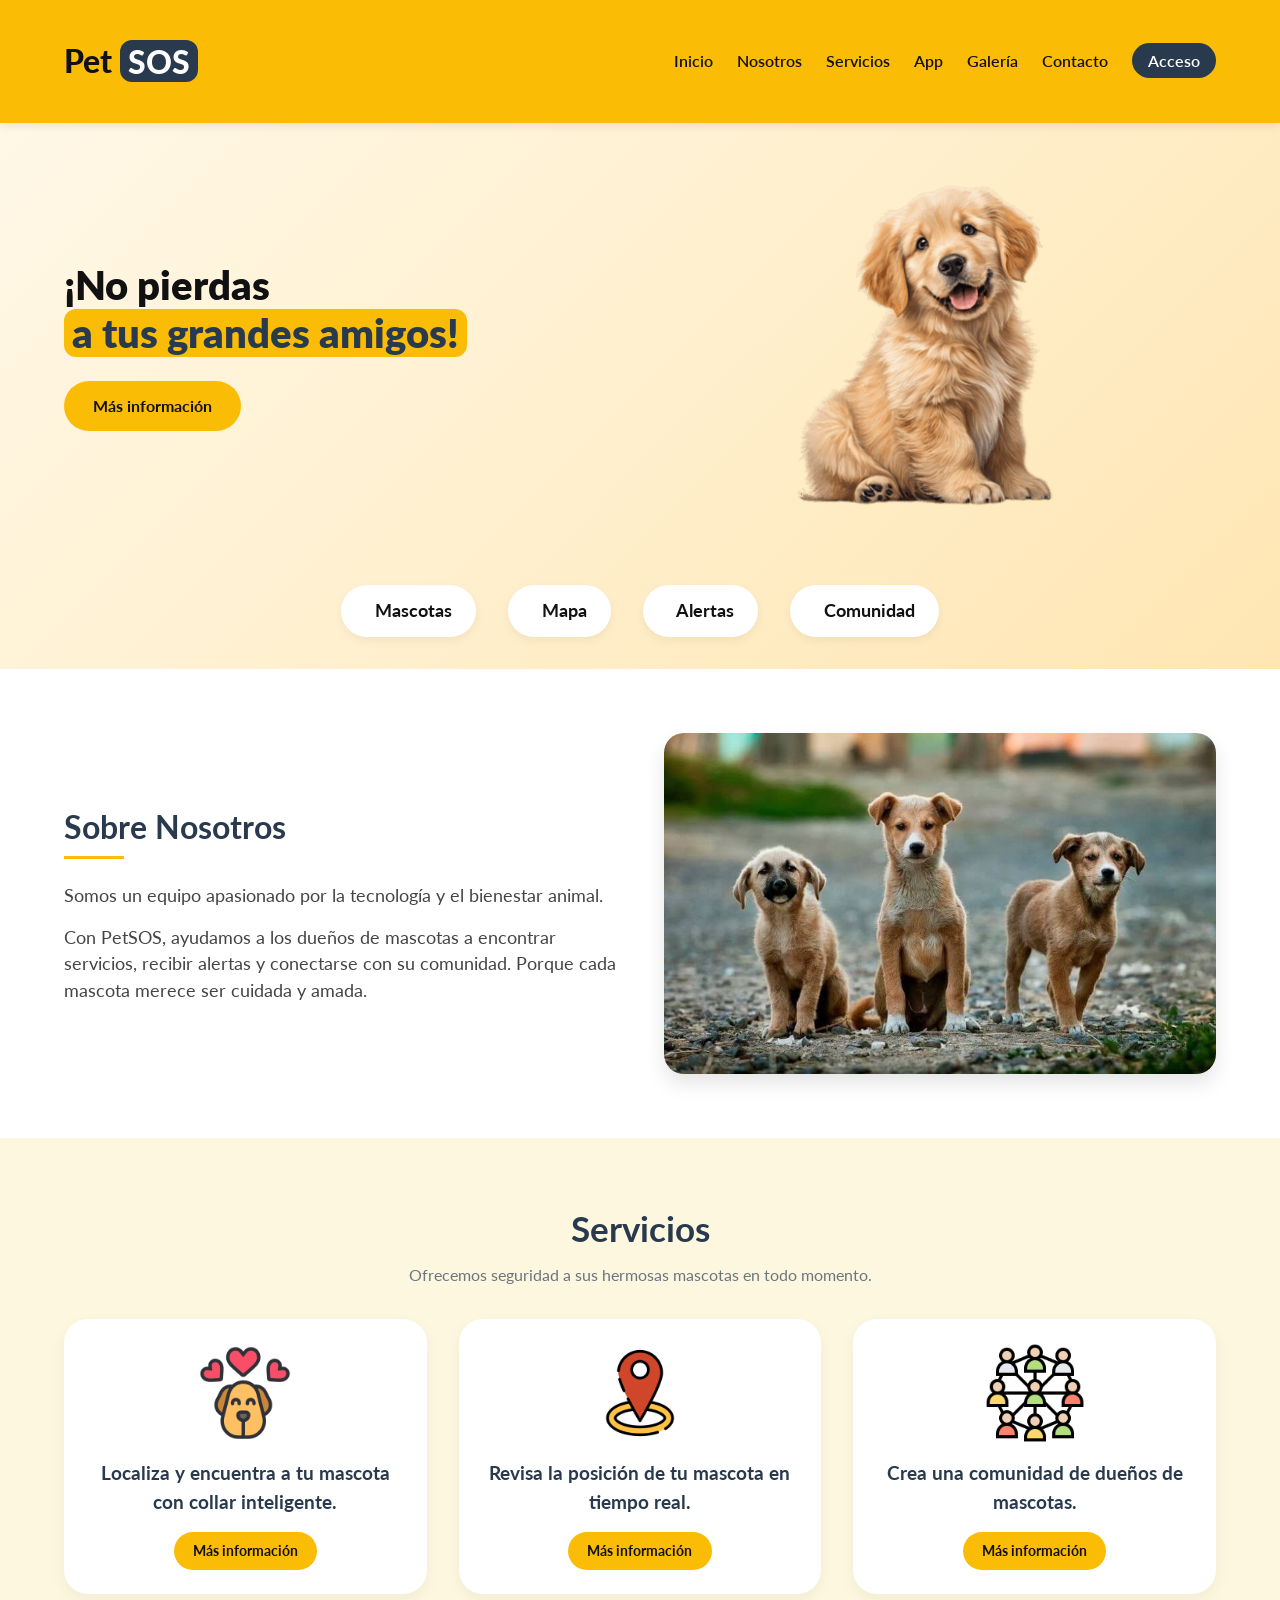
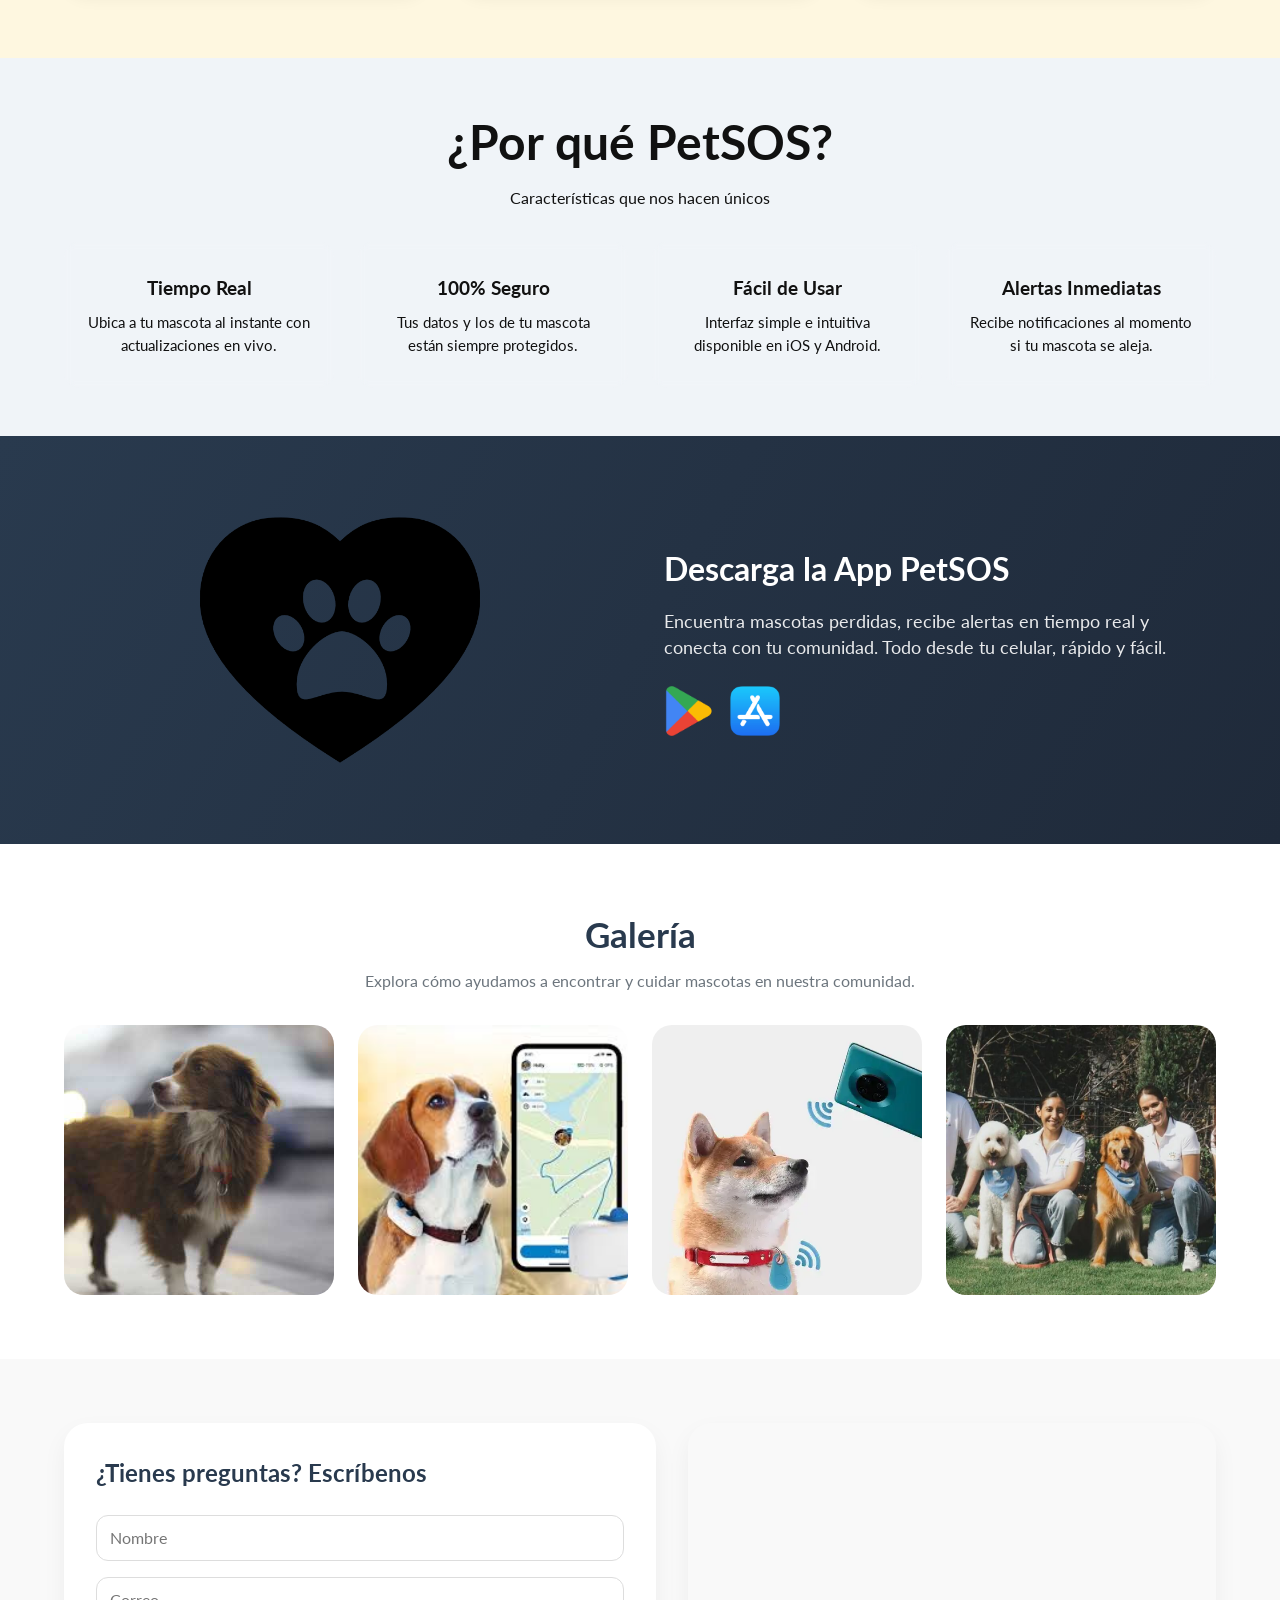
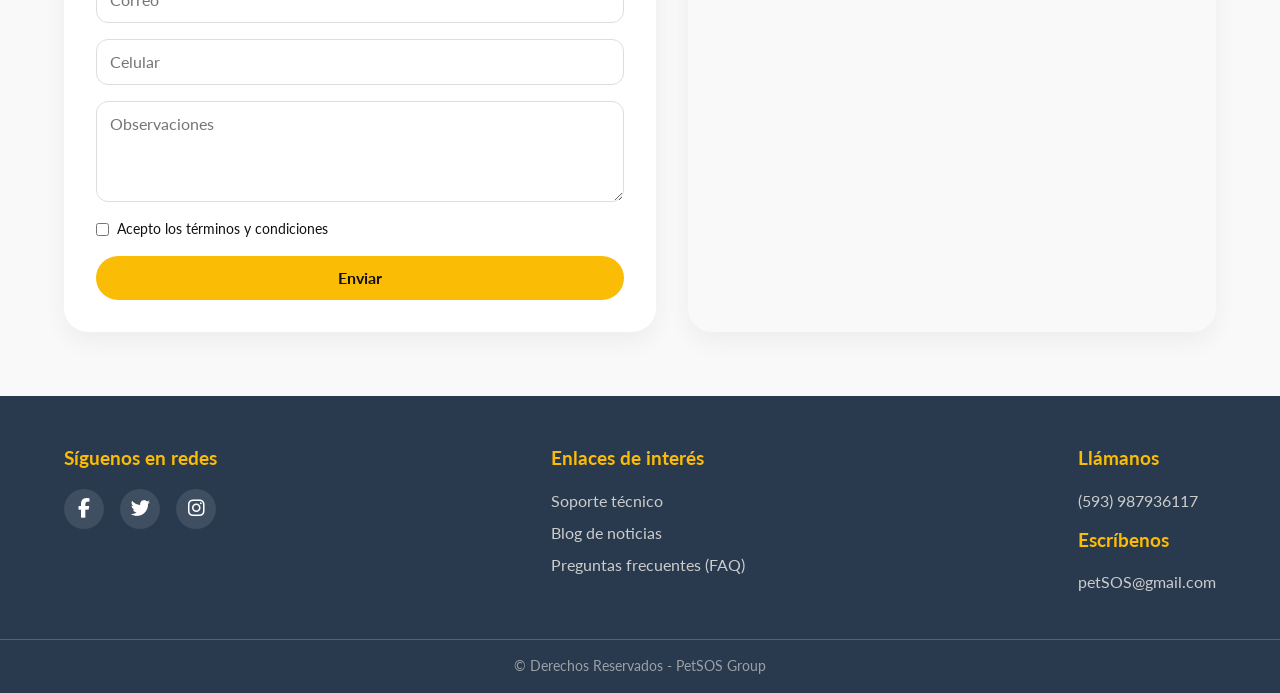
<file: Mascotas Extraviadas/Mascotas Extraviadas/index.html>
<!DOCTYPE html>
<html lang="es">
<head>
    <meta charset="UTF-8">
    <meta name="viewport" content="width=device-width, initial-scale=1.0, user-scalable=yes">
    <title>PetSOS | Encuentra a tu mascota</title>
    
    <link rel="preconnect" href="https://fonts.googleapis.com">
    <link rel="preconnect" href="https://fonts.gstatic.com" crossorigin>
    <link href="https://fonts.googleapis.com/css2?family=Lato:wght@300;400;700;900&family=Roboto:wght@400;500;700&display=swap" rel="stylesheet">
    
    <link rel="stylesheet" href="./src/css/normalize.css">
    <link rel="stylesheet" href="./src/css/styles.css">
    
    <link rel="shortcut icon" href="https://cdn.jsdelivr.net/npm/twemoji@11.3.0/2/svg/1f436.svg" type="image/x-icon">
    
    <link href="https://cdn.boxicons.com/3.0.8/fonts/basic/boxicons.min.css" rel="stylesheet">
    <link href="https://cdn.boxicons.com/animations.min.css" rel="stylesheet">
    
    <link rel="stylesheet" href="https://cdnjs.cloudflare.com/ajax/libs/font-awesome/6.5.0/css/all.min.css">
</head>
<body>

<!-- ----- HEADER: Barra de navegación y logo ----- -->
<header class="header">
    <div class="container header__container">
        <h1 class="navbar__logo">Pet <span class="navbar__logo--primary">SOS</span></h1>
        <nav class="nav">
            <ul class="nav__menu">
                <li><a href="#">Inicio</a></li>
                <li><a href="#nosotros">Nosotros</a></li>
                <li><a href="#servicios">Servicios</a></li>
                <li><a href="#app">App</a></li>
                <li><a href="#galeria">Galería</a></li>
                <li><a href="#contacto">Contacto</a></li>
                <li><a href="./sistema.html" class="nav__login">Acceso</a></li>
            </ul>
        </nav>
    </div>
</header>

<!-- ----- MAIN / HERO: Presentación principal y botón de acción ----- -->
<main class="hero">
    <div class="container hero__container">
        <div class="hero__content">
            <h2>¡No pierdas <span class="hero__highlight">a tus grandes amigos!</span></h2>
            <a href="#servicios" class="button hero__button">Más información</a>
        </div>
        <div class="hero__image">
            <img src="./src/images/Retriever.png" alt="Perro Retriever" loading="lazy">
        </div>
    </div>
    <div class="hero__services">
        <div class="service-card">
            <i class="bx bx-dog bx-bounce"></i>
            <p>Mascotas</p>
        </div>
        <div class="service-card">
            <i class="bx bx-location-pin bx-bounce"></i>
            <p>Mapa</p>
        </div>
        <div class="service-card">
            <i class="bx bx-bell bx-bounce"></i>
            <p>Alertas</p>
        </div>
        <div class="service-card">
            <i class="bx bx-spanner bx-bounce"></i>
            <p>Comunidad</p>
        </div>
    </div>
</main>

<!-- ----- ABOUT: Descripción del equipo y misión ----- -->
<section id="nosotros" class="about">
    <div class="container about__container">
        <div class="about__text">
            <h2>Sobre Nosotros</h2>
            <p>Somos un equipo apasionado por la tecnología y el bienestar animal.</p>
            <p>Con PetSOS, ayudamos a los dueños de mascotas a encontrar servicios, recibir alertas y conectarse con su comunidad. Porque cada mascota merece ser cuidada y amada.</p>
        </div>
        <div class="about__image">
            <img src="./src/images/abandono.jpg" alt="Cuidado animal" loading="lazy">
        </div>
    </div>
</section>

<!-- ----- SERVICES: Tarjetas de servicios ofrecidos ----- -->
<section id="servicios" class="services">
    <div class="container">
        <h2 class="section__title">Servicios</h2>
        <p class="section__subtitle">Ofrecemos seguridad a sus hermosas mascotas en todo momento.</p>
        <div class="services__grid">
            <div class="service-item">
                <img src="./src/images/IconoService1.png" alt="Collar inteligente" loading="lazy">
                <h3>Localiza y encuentra a tu mascota con collar inteligente.</h3>
                <a href="#" class="button button--small">Más información</a>
            </div>
            <div class="service-item">
                <img src="./src/images/Localizacion.png" alt="Localización en tiempo real" loading="lazy">
                <h3>Revisa la posición de tu mascota en tiempo real.</h3>
                <a href="#" class="button button--small">Más información</a>
            </div>
            <div class="service-item">
                <img src="./src/images/IconoService2.png" alt="Comunidad" loading="lazy">
                <h3>Crea una comunidad de dueños de mascotas.</h3>
                <a href="#" class="button button--small">Más información</a>
            </div>
        </div>
    </div>
</section>

<!-- Start - Section Features -->
<section class="features">
    <div class="container">
        <h2 class="features__title">¿Por qué PetSOS?</h2>
        <p class="features__subtitle">Características que nos hacen únicos</p>
        <div class="features__container">
            <div class="feature__card">
                <i class="bx bx-alarm"></i>
                <h3>Tiempo Real</h3>
                <p>Ubica a tu mascota al instante con actualizaciones en vivo.</p>
            </div>
            <div class="feature__card">
                <i class="bx bx-shield"></i>
                <h3>100% Seguro</h3>
                <p>Tus datos y los de tu mascota están siempre protegidos.</p>
            </div>
            <div class="feature__card">
                <i class="bx bx-mobile-alt"></i>
                <h3>Fácil de Usar</h3>
                <p>Interfaz simple e intuitiva disponible en iOS y Android.</p>
            </div>
            <div class="feature__card">
                <i class="bx bx-bell"></i>
                <h3>Alertas Inmediatas</h3>
                <p>Recibe notificaciones al momento si tu mascota se aleja.</p>
            </div>
        </div>
    </div>
</section>
<!-- End - Section Features -->

<!-- ----- DOWNLOAD APP: Promoción de la aplicación móvil ----- -->
<section id="app" class="download">
    <div class="container download__container">
        <div class="download__image">
            <img src="./src/images/AppPetSOS.png" alt="App PetSOS" loading="lazy">
        </div>
        <div class="download__info">
            <h2>Descarga la App PetSOS</h2>
            <p>Encuentra mascotas perdidas, recibe alertas en tiempo real y conecta con tu comunidad. Todo desde tu celular, rápido y fácil.</p>
            <div class="download__buttons">
                <img src="./src/images/playstore.png" alt="App Store" loading="lazy">
                <img src="./src/images/googleplay.png" alt="Google Play" loading="lazy">
            </div>
        </div>
    </div>
</section>

<!-- ----- GALLERY: Muestra de imágenes con overlay informativo ----- -->
<section id="galeria" class="gallery">
    <div class="container">
        <h2 class="section__title">Galería</h2>
        <p class="section__subtitle">Explora cómo ayudamos a encontrar y cuidar mascotas en nuestra comunidad.</p>
        <div class="gallery__grid">
            <div class="gallery__item">
                <img src="./src/images/Busqueda.jpg" alt="Mascota encontrada" loading="lazy">
                <div class="gallery__overlay">
                    <h4>Mascotas</h4>
                    <p>Encuentra mascotas perdidas cerca de ti.</p>
                </div>
            </div>
            <div class="gallery__item">
                <img src="./src/images/Mapa.jpg" alt="Mapa" loading="lazy">
                <div class="gallery__overlay">
                    <h4>Mapa</h4>
                    <p>Ubica reportes en tiempo real.</p>
                </div>
            </div>
            <div class="gallery__item">
                <img src="./src/images/Alarma.webp" alt="Alertas" loading="lazy">
                <div class="gallery__overlay">
                    <h4>Alertas</h4>
                    <p>Recibe notificaciones importantes.</p>
                </div>
            </div>
            <div class="gallery__item">
                <img src="./src/images/Comunidad.jpeg" alt="Comunidad" loading="lazy">
                <div class="gallery__overlay">
                    <h4>Comunidad</h4>
                    <p>Conecta con otros amantes de animales.</p>
                </div>
            </div>
        </div>
    </div>
</section>



<!-- ----- CONTACT: Formulario de contacto y mapa de ubicación ----- -->
<section id="contacto" class="contact-section">
    <div class="container contact__wrapper">
        <div class="contact__form">
            <h2>¿Tienes preguntas? Escríbenos</h2>
            <form>
                <input type="text" name="nombre" placeholder="Nombre" required>
                <input type="email" name="correo" placeholder="Correo" required>
                <input type="tel" name="celular" placeholder="Celular" required>
                <textarea name="observaciones" placeholder="Observaciones" rows="4"></textarea>
                <label class="checkbox-label">
                    <input type="checkbox" required> Acepto los términos y condiciones
                </label>
                <button type="submit" class="button">Enviar</button>
            </form>
        </div>
        <div class="contact__map">
            <iframe src="https://www.google.com/maps/embed?pb=!1m18!1m12!1m3!1d3989.7914484515727!2d-78.4919116242656!3d-0.2102860353982151!2m3!1f0!2f0!3f0!3m2!1i1024!2i768!4f13.1!3m3!1m2!1s0x91d59a107e1cd44b%3A0x88a284f66939ed4!2sESCUELA%20POLIT%C3%89CNICA%20NACIONAL!5e0!3m2!1ses-419!2sec!4v1748692694233!5m2!1ses-419!2sec" width="100%" height="300" style="border:0;" allowfullscreen="" loading="lazy"></iframe>
        </div>
    </div>
</section>

<!-- ----- FOOTER: Redes sociales, enlaces y derechos de autor ----- -->
<footer class="footer">
    <div class="container footer__container">
        <div class="footer__social">
            <h3>Síguenos en redes</h3>
            <div class="social__icons">
                <a href="#" aria-label="Facebook"><i class="fab fa-facebook-f"></i></a>
                <a href="#" aria-label="Twitter"><i class="fab fa-twitter"></i></a>
                <a href="#" aria-label="Instagram"><i class="fab fa-instagram"></i></a>
            </div>
        </div>
        <div class="footer__links">
            <h3>Enlaces de interés</h3>
            <ul>
                <li><a href="#">Soporte técnico</a></li>
                <li><a href="#">Blog de noticias</a></li>
                <li><a href="#">Preguntas frecuentes (FAQ)</a></li>
            </ul>
        </div>
        <div class="footer__contact">
            <h3>Llámanos</h3>
            <p>(593) 987936117</p>
            <h3>Escríbenos</h3>
            <p>petSOS@gmail.com</p>
        </div>
    </div>
    <hr>
    <p class="footer__copy">© Derechos Reservados - PetSOS Group</p>
</footer>

</body>
</html>
</file>
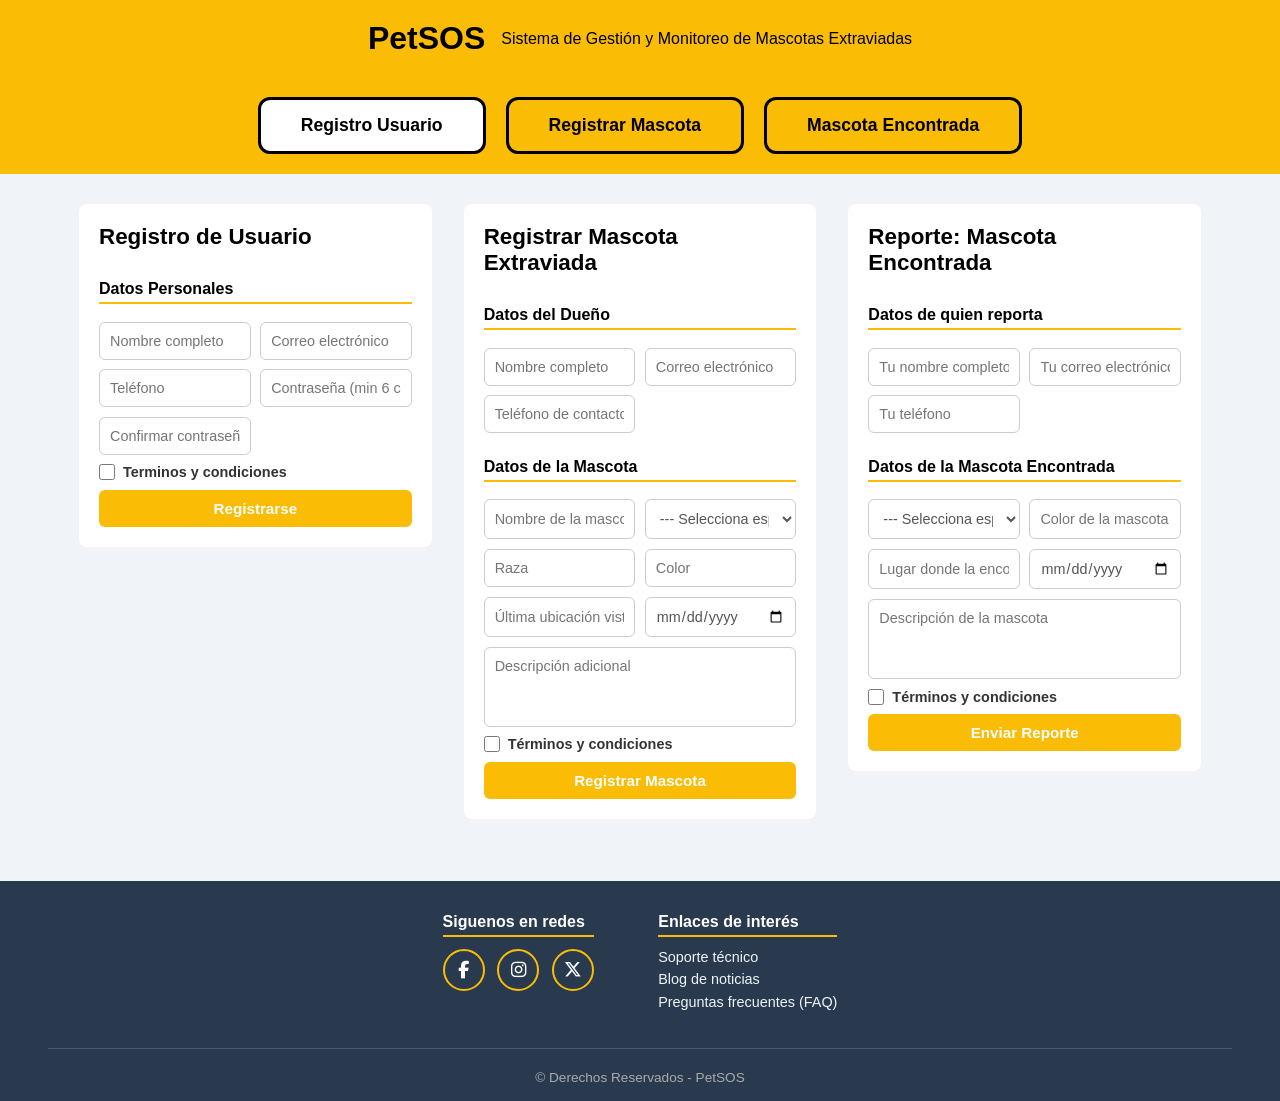
<file: Mascotas Extraviadas/Mascotas Extraviadas/sistema.html>
<!DOCTYPE html>
<html lang="en">
<head>
    <meta charset="UTF-8">
    <meta name="viewport" content="width=device-width, initial-scale=1.0">
    <title>Sistema de Gestion de Mascotas Extraviadas</title>
    <!-- Favicon (icono en la pestaña) -->
    <link rel="shortcut icon" href="https://cdn.jsdelivr.net/npm/twemoji@11.3.0/2/svg/1f436.svg" type="image/x-icon">
    <link rel="stylesheet" href="https://cdnjs.cloudflare.com/ajax/libs/font-awesome/6.5.0/css/all.min.css">
    <link rel="stylesheet" href="./style.css">
</head>
<body>

    <!-- Start - Section Header -->
    <header>
        <nav class="navbar__container">
            <h1 class="navbar__logo">
                Pet<span class="navbar__logo--primary">SOS</span>
            </h1>
            <p class="navbar__subtitle">Sistema de Gestión y Monitoreo de Mascotas Extraviadas</p>
        </nav>
    </header>
    <!-- End - Section Header -->


    <!-- Start - Section Nav -->
    <nav class="nav__container">
        <button class="nav__btn nav__btn--activo">Registro Usuario</button>
        <button class="nav__btn">Registrar Mascota</button>
        <button class="nav__btn">Mascota Encontrada</button>
    </nav>
    <!-- End - Section Nav -->


    <!-- Start - Section Main -->
    <main class="container">

        <!-- Start - Registro Usuario -->
        <div class="contact__form">
            <h2 class="contact__title">Registro de Usuario</h2>
            <form>
                <h3 class="contact__subtitle">Datos Personales</h3>
                <input type="text" name="nombre" placeholder="Nombre completo" required>
                <input type="email" name="correo" placeholder="Correo electrónico" required>
                <input type="tel" name="telefono" placeholder="Teléfono" required>
                <input type="password" name="password" placeholder="Contraseña (min 6 caracteres)" minlength="6" required>
                <input type="password" name="confirmar" placeholder="Confirmar contraseña" minlength="6" required>
                <label class="checkbox__label">
                    <input type="checkbox" required>
                    Terminos y condiciones
                </label>
                <button type="submit">Registrarse</button>
            </form>
        </div>
        <!-- End -  Registro Usuario -->


        <!-- Start - Registro Mascota -->
        <div class="contact__form">
            <h2 class="contact__title">Registrar Mascota Extraviada</h2>
            <form>
                <h3 class="contact__subtitle">Datos del Dueño</h3>
                <input type="text" name="nombre" placeholder="Nombre completo" required>
                <input type="email" name="correo" placeholder="Correo electrónico" required>
                <input type="tel" name="telefono" placeholder="Teléfono de contacto" required>

                <h3 class="contact__subtitle">Datos de la Mascota</h3>
                <input type="text" name="nombreMascota" placeholder="Nombre de la mascota" required>
                <select name="especie" required>
                    <option value="">--- Selecciona especie ---</option>
                    <option value="perro">Perro</option>
                    <option value="gato">Gato</option>
                    <option value="otro">Otro</option>
                </select>
                <input type="text" name="raza" placeholder="Raza" required>
                <input type="text" name="color" placeholder="Color" required>
                <input type="text" name="ubicacion" placeholder="Última ubicación vista" required>
                <input type="date" name="fecha" required>
                <textarea name="descripcion" placeholder="Descripción adicional" rows="4"></textarea>

                <label class="checkbox__label">
                    <input type="checkbox" required>
                    Términos y condiciones
                </label>
                <button type="submit">Registrar Mascota</button>
            </form>
        </div>
        <!-- End -  Registro Mascota -->


        <!-- Start - Mascota Encontrada -->
        <div class="contact__form">
            <h2 class="contact__title">Reporte: Mascota Encontrada</h2>
            <form>
                <h3 class="contact__subtitle">Datos de quien reporta</h3>
                <input type="text" name="nombre" placeholder="Tu nombre completo" required>
                <input type="email" name="correo" placeholder="Tu correo electrónico" required>
                <input type="tel" name="telefono" placeholder="Tu teléfono" required>

                <h3 class="contact__subtitle">Datos de la Mascota Encontrada</h3>
                <select name="especie" required>
                    <option value="">--- Selecciona especie ---</option>
                    <option value="perro">Perro</option>
                    <option value="gato">Gato</option>
                    <option value="otro">Otro</option>
                </select>
                <input type="text" name="color" placeholder="Color de la mascota" required>
                <input type="text" name="lugar" placeholder="Lugar donde la encontraste" required>
                <input type="date" name="fecha" required>
                <textarea name="descripcion" placeholder="Descripción de la mascota" rows="4" required></textarea>

                <label class="checkbox__label">
                    <input type="checkbox" required>
                    Términos y condiciones
                </label>
                <button type="submit">Enviar Reporte</button>
            </form>
        </div>
        <!-- End -  Mascota Encontrada -->

    </main>
    <!-- End - Section Main -->


    <!-- Start - Footer -->
    <footer class="footer">
        <div class="footer__container">
            <div class="footer__social">
                <h3>Siguenos en redes</h3>
                <div class="social__icons">
                    <a href="#" class="social__btn"><i class="fa-brands fa-facebook-f"></i></a>
                    <a href="#" class="social__btn"><i class="fa-brands fa-instagram"></i></a>
                    <a href="#" class="social__btn"><i class="fa-brands fa-x-twitter"></i></a>
                </div>
            </div>

            <div class="footer__links">
                <h3>Enlaces de interés</h3>
                <div class="links">
                    <a href="#">Soporte técnico</a>
                    <a href="#">Blog de noticias</a>
                    <a href="#">Preguntas frecuentes (FAQ)</a>
                </div>
            </div>

        </div>
        <hr>
        <p class="footer__copy">© Derechos Reservados - PetSOS</p>
    </footer>
    <!-- End - Footer -->
</file>
<file: Mascotas Extraviadas/Mascotas Extraviadas/src/css/styles.css>
/* --- Variables globales --- */
:root {
    --color-primary: #FBBC05;
    --color-secondary: #293A4E;
    --color-dark: #1f2a3a;
    --color-white: #ffffff;
    --color-black: #111111;
    --color-gray: #6c757d;
    --color-bg: #f0f4f8;
    --font-main: 'Lato', sans-serif;
    --transition: all 0.3s ease;
}

/* --- Reset y base --- */
* {
    margin: 0;
    padding: 0;
    box-sizing: border-box;
}

body {
    font-family: var(--font-main);
    background-color: var(--color-bg);
    color: var(--color-black);
    line-height: 1.5;
}

img {
    max-width: 100%;
    height: auto;
    display: block;
}

a {
    text-decoration: none;
    color: inherit;
}

ul {
    list-style: none;
}

.container {
    max-width: 1200px;
    width: 90%;
    margin: 0 auto;
}

/* --- Botones --- */
.button {
    display: inline-block;
    background-color: var(--color-primary);
    color: var(--color-black);
    font-weight: 700;
    padding: 0.8rem 1.8rem;
    border-radius: 40px;
    border: none;
    cursor: pointer;
    transition: var(--transition);
    text-align: center;
}

.button:hover {
    background-color: var(--color-secondary);
    color: var(--color-white);
    transform: translateY(-3px);
}

.button--small {
    padding: 0.5rem 1.2rem;
    font-size: 0.9rem;
}

/* --- Header (barra de navegación) --- */
.header {
    background-color: var(--color-primary);
    padding: 1rem 0;
    position: sticky;
    top: 0;
    z-index: 100;
    box-shadow: 0 2px 10px rgba(0,0,0,0.1);
}

.header__container {
    display: flex;
    justify-content: space-between;
    align-items: center;
    flex-wrap: wrap;
    gap: 1rem;
}

.navbar__logo {
    font-size: 2rem;
    font-weight: 900;
    color: var(--color-black);
}

.navbar__logo--primary {
    color: var(--color-white);
    background-color: var(--color-secondary);
    padding: 0.1rem 0.5rem;
    border-radius: 12px;
}

.nav__menu {
    display: flex;
    gap: 1.5rem;
    align-items: center;
}

.nav__menu a {
    font-weight: 600;
    padding: 0.5rem 0;
    transition: var(--transition);
}

.nav__menu a:hover {
    color: var(--color-white);
}

.nav__login {
    background-color: var(--color-secondary);
    color: var(--color-white) !important;
    padding: 0.5rem 1rem !important;
    border-radius: 30px;
}

/* --- Hero (sección principal) --- */
.hero {
    background: linear-gradient(135deg, #fff8e7 0%, #ffe6b3 100%);
    padding: 3rem 0 1rem;
}

.hero__container {
    display: flex;
    align-items: center;
    justify-content: space-between;
    gap: 2rem;
    flex-wrap: wrap;
}

.hero__content {
    flex: 1;
}

.hero__content h2 {
    font-size: 2.5rem;
    font-weight: 800;
    margin-bottom: 1.5rem;
    line-height: 1.2;
}

.hero__highlight {
    color: var(--color-secondary);
    background-color: var(--color-primary);
    display: inline-block;
    padding: 0 0.5rem;
    border-radius: 12px;
}

.hero__image {
    flex: 1;
    text-align: center;
}

.hero__image img {
    max-width: 350px;
    margin: 0 auto;
}

/* Iconos con animación (bx-bounce) y color negro */
.hero__services {
    display: flex;
    justify-content: center;
    gap: 2rem;
    flex-wrap: wrap;
    margin-top: 3rem;
    padding: 1rem 0;
}

.service-card {
    display: inline-flex;
    align-items: center;
    gap: 0.6rem;
    background: var(--color-white);
    padding: 0.8rem 1.5rem;
    border-radius: 60px;
    box-shadow: 0 4px 10px rgba(0,0,0,0.05);
    transition: var(--transition);
    overflow: hidden; /* evita espacios extra por animación */
}

.service-card i {
    font-size: 2rem;
    color: #000000 !important;
    display: inline-block;
}

/* Animación bounce personalizada (sin márgenes extra) */
.service-card i.bx-bounce {
    animation: customBounce 2s ease infinite;
    transform-origin: center bottom;
}

@keyframes customBounce {
    0%, 100% { transform: translateY(0); }
    50% { transform: translateY(-5px); }
}

.service-card:hover {
    transform: translateY(-5px);
    box-shadow: 0 8px 20px rgba(0,0,0,0.1);
}

.service-card p {
    font-weight: 700;
    font-size: 1.1rem;
    margin: 0;
    color: var(--color-black);
}

/* --- About (sobre nosotros) --- */
.about {
    padding: 4rem 0;
    background-color: var(--color-white);
}

.about__container {
    display: flex;
    gap: 3rem;
    align-items: center;
    flex-wrap: wrap;
}

.about__text {
    flex: 1;
}

.about__text h2 {
    font-size: 2rem;
    color: var(--color-secondary);
    margin-bottom: 1rem;
    position: relative;
    display: inline-block;
}

.about__text h2::after {
    content: '';
    position: absolute;
    bottom: -8px;
    left: 0;
    width: 60px;
    height: 3px;
    background-color: var(--color-primary);
}

.about__text p {
    margin-top: 1rem;
    font-size: 1.1rem;
    color: #444;
}

.about__image {
    flex: 1;
    border-radius: 20px;
    overflow: hidden;
    box-shadow: 0 10px 20px rgba(0,0,0,0.1);
}

/* --- Servicios (tarjetas) --- */
.services {
    padding: 4rem 0;
    background-color: #fef7e0;
}

.section__title {
    text-align: center;
    font-size: 2.2rem;
    color: var(--color-secondary);
    margin-bottom: 0.5rem;
}

.section__subtitle {
    text-align: center;
    color: var(--color-gray);
    max-width: 600px;
    margin: 0 auto 2rem;
}

.services__grid {
    display: grid;
    grid-template-columns: repeat(auto-fit, minmax(280px, 1fr));
    gap: 2rem;
    margin-top: 2rem;
}

.service-item {
    background: var(--color-white);
    border-radius: 24px;
    overflow: hidden;
    text-align: center;
    padding: 1.5rem;
    transition: var(--transition);
    box-shadow: 0 5px 15px rgba(0,0,0,0.05);
}

.service-item:hover {
    transform: translateY(-8px);
    box-shadow: 0 15px 30px rgba(0,0,0,0.1);
}

.service-item img {
    width: 100px;
    margin: 0 auto 1rem;
}

.service-item h3 {
    font-size: 1.2rem;
    margin: 1rem 0;
    color: var(--color-secondary);
}

/* Section Features */
.features {
    background-color: #f0f4f8;
    padding: 3rem 0;
}

.features__title {
    text-align: center;
    font-size: 2rem;
    color: var(--colorCinco);
    margin: 0;
}

.features__subtitle {
    text-align: center;
    font-size: 1rem;
    color: var(--colorCinco);
    margin: 0.5rem 0 2rem 0;
}

.features__container {
    display: grid;
    grid-template-columns: repeat(2, 1fr);
    gap: 1.5rem;
}

.feature__card {
    background-color: var(--colorUno);
    border-radius: 15px;
    padding: 2rem 1.5rem;
    text-align: center;
    backdrop-filter: blur(5px);
    transition: transform 0.3s ease;
}

.feature__card:hover {
    transform: translateY(-5px);
}

.feature__card i {
    font-size: 3rem;
    color: var(--colorSeis);
    margin-bottom: 1rem;
}

.feature__card h3 {
    font-size: 1.2rem;
    color: var(--colorCinco);
    margin-bottom: 0.5rem;
}

.feature__card p {
    font-size: 0.95rem;
    color: var(--colorCinco);
    line-height: 1.5;
}

@media (width >= 768px) {
    .features__container {
        grid-template-columns: repeat(4, 1fr);
    }

    .features__title {
        font-size: 3rem;
    }
}

/* --- Descarga de la App (fondo azul pálido opcional) --- */
.download {
    padding: 4rem 0;
    background: linear-gradient(120deg, #293A4E 0%, #1f2a3a 100%);
    color: var(--color-white);
}

/* Variante fondo azul pálido (se activa con clase .download--white) */
.download--white {
    background: #e6f0fa !important;
    color: var(--color-black);
}

.download--white .download__info h2 {
    color: var(--color-secondary);
}

.download--white .download__info p {
    color: #2c3e50;
}

.download__container {
    display: flex;
    align-items: center;
    gap: 3rem;
    flex-wrap: wrap;
}

.download__image {
    flex: 1;
    text-align: center;
}

.download__image img {
    max-width: 280px;
    margin: 0 auto;
}

.download__info {
    flex: 1;
}

.download__info h2 {
    font-size: 2rem;
    margin-bottom: 1rem;
}

.download__info p {
    margin-bottom: 1.5rem;
    font-size: 1.1rem;
    opacity: 0.9;
}

.download__buttons {
    display: flex;
    gap: 1rem;
    flex-wrap: wrap;
}

.download__buttons img {
    height: 50px;
    width: auto;
    transition: var(--transition);
}

/* Botones más grandes (clase adicional) */
.download__buttons--large img {
    height: 70px;
}

.download__buttons img:hover,
.download__buttons--large img:hover {
    transform: scale(1.05);
}

/* --- Galería de imágenes --- */
.gallery {
    padding: 4rem 0;
    background-color: var(--color-white);
}

.gallery__grid {
    display: grid;
    grid-template-columns: repeat(auto-fit, minmax(260px, 1fr));
    gap: 1.5rem;
    margin-top: 2rem;
}

.gallery__item {
    position: relative;
    border-radius: 20px;
    overflow: hidden;
    aspect-ratio: 1 / 1;
    cursor: pointer;
}

.gallery__item img {
    width: 100%;
    height: 100%;
    object-fit: cover;
    transition: var(--transition);
}

.gallery__overlay {
    position: absolute;
    bottom: 0;
    left: 0;
    right: 0;
    background: linear-gradient(to top, rgba(0,0,0,0.8), transparent);
    color: white;
    padding: 1.5rem;
    transform: translateY(100%);
    transition: var(--transition);
}

.gallery__item:hover .gallery__overlay {
    transform: translateY(0);
}

.gallery__item:hover img {
    transform: scale(1.05);
}

/* --- Contacto (formulario y mapa) --- */
.contact-section {
    padding: 4rem 0;
    background-color: #f9f9f9;
}

.contact__wrapper {
    display: flex;
    gap: 2rem;
    flex-wrap: wrap;
}

.contact__form {
    background: var(--color-white);
    padding: 2rem;
    border-radius: 24px;
    box-shadow: 0 10px 25px rgba(0,0,0,0.05);
    flex: 1;
}

.contact__form h2 {
    margin-bottom: 1.5rem;
    color: var(--color-secondary);
}

.contact__form form {
    display: flex;
    flex-direction: column;
    gap: 1rem;
}

.contact__form input,
.contact__form textarea {
    padding: 0.8rem;
    border: 1px solid #ddd;
    border-radius: 12px;
    font-family: inherit;
    font-size: 1rem;
    width: 100%;
}

.contact__form textarea {
    resize: vertical;
}

.checkbox-label {
    display: flex;
    align-items: center;
    gap: 0.5rem;
    font-size: 0.9rem;
}

.checkbox-label input {
    width: auto;
}

.contact__map {
    flex: 1;
    border-radius: 24px;
    overflow: hidden;
    box-shadow: 0 10px 25px rgba(0,0,0,0.05);
}

.contact__map iframe {
    width: 100%;
    height: 100%;
    min-height: 350px;
}

/* --- Pie de página (footer) --- */
.footer {
    background-color: var(--color-secondary);
    color: #ccc;
    padding: 3rem 0 1rem;
}

.footer__container {
    display: flex;
    justify-content: space-between;
    flex-wrap: wrap;
    gap: 2rem;
    margin-bottom: 2rem;
}

.footer__social h3,
.footer__links h3,
.footer__contact h3 {
    color: var(--color-primary);
    margin-bottom: 1rem;
    font-size: 1.2rem;
}

.social__icons {
    display: flex;
    gap: 1rem;
}

.social__icons a {
    display: flex;
    align-items: center;
    justify-content: center;
    width: 40px;
    height: 40px;
    background-color: rgba(255,255,255,0.1);
    border-radius: 50%;
    transition: var(--transition);
    color: white;
    font-size: 1.2rem;
}

.social__icons a:hover {
    background-color: var(--color-primary);
    color: var(--color-secondary);
    transform: translateY(-3px);
}

.footer__links ul li {
    margin-bottom: 0.5rem;
}

.footer__links a {
    transition: var(--transition);
}

.footer__links a:hover {
    color: var(--color-primary);
    padding-left: 5px;
}

.footer__contact p {
    margin-bottom: 0.8rem;
}

hr {
    border: none;
    border-top: 1px solid rgba(255,255,255,0.2);
    margin: 1rem 0;
}

.footer__copy {
    text-align: center;
    font-size: 0.85rem;
    opacity: 0.7;
}

/* --- Responsive (adaptación a móviles) --- */
@media (max-width: 768px) {
    .header__container {
        flex-direction: column;
        text-align: center;
    }
    .nav__menu {
        flex-wrap: wrap;
        justify-content: center;
        gap: 1rem;
    }
    .hero__container {
        flex-direction: column-reverse;
        text-align: center;
    }
    .hero__content h2 {
        font-size: 1.8rem;
    }
    .hero__services {
        gap: 0.8rem;
    }
    .service-card {
        padding: 0.5rem 1rem;
    }
    .service-card i {
        font-size: 1.5rem;
    }
    .about__container {
        flex-direction: column;
        text-align: center;
    }
    .about__text h2::after {
        left: 50%;
        transform: translateX(-50%);
    }
    .download__container {
        flex-direction: column;
        text-align: center;
    }
    .download__buttons {
        justify-content: center;
    }
    .contact__wrapper {
        flex-direction: column;
    }
    .footer__container {
        flex-direction: column;
        text-align: center;
        align-items: center;
    }
    .social__icons {
        justify-content: center;
    }
}

@media (max-width: 480px) {
    .service-card p {
        font-size: 0.9rem;
    }
    .service-card i {
        font-size: 1.2rem;
    }
    .section__title {
        font-size: 1.8rem;
    }
    .download__buttons--large img {
        height: 55px;
    }


}
</file>
<file: Mascotas Extraviadas/Mascotas Extraviadas/style.css>
/* Variables globales */
:root {
    --colorUno: #FFFFFF;
    --colorDos: #FBBC05;
    --colorTres: #f5d76e;
    --colorCuatro: #293A4E;
    --colorCinco: #000000;
    --colorFondo: #f0f4f8;
    --fuentePrincipal: "Segoe UI", sans-serif;
}

/* Reset */
* {
    margin: 0;
    padding: 0;
    box-sizing: border-box;
}

/* Estilos generales */
html {
    background-color: var(--colorFondo);
}

body {
    font-family: var(--fuentePrincipal);
    color: #333;
}

.container {
    max-width: 120rem;
    width: 90%;
    margin: 0 auto;
}

/* Sección Encabezado */
header {
    background-color: var(--colorDos);
    padding: 20px 40px;
}

.navbar__container {
    display: flex;
    justify-content: center;
    align-items: center;
    gap: 1rem;
}

.navbar__logo {
    font-size: 2rem;
    color: var(--colorCinco);
    font-weight: 900;
    margin: 0;
}

.navbar__subtitle {
    font-size: 1rem;
    color: var(--colorCinco);
    font-weight: 400;
}

/* Sección Navegación */
.nav__container {
    display: flex;
    justify-content: center;
    gap: 20px;
    background-color: var(--colorDos);
    padding: 20px 40px;
    flex-wrap: wrap;
}

.nav__btn {
    padding: 15px 40px;
    background-color: transparent;
    color: var(--colorCinco);
    border: 3px solid var(--colorCinco);
    border-radius: 12px;
    font-size: 1.1rem;
    cursor: pointer;
    font-weight: 700;
}

.nav__btn:hover,
.nav__btn--activo {
    background-color: var(--colorUno);
    color: var(--colorCinco);
}

/* Sección Principal */
main {
    display: flex;
    justify-content: flex-start;
    align-items: flex-start;
    gap: 2rem;
    padding: 30px 15px;
    flex-wrap: wrap;
    background-color: var(--colorFondo);
}

/* Formularios */
.contact__form {
    background-color: var(--colorUno);
    padding: 20px;
    border-radius: 8px;
    flex: 1;
    min-width: 280px;
}

.contact__title {
    font-size: 1.4rem;
    color: var(--colorCinco);
    margin-bottom: 15px;
    font-weight: 700;
}

.contact__subtitle {
    color: var(--colorCinco);
    font-size: 1rem;
    font-weight: 700;
    margin: 15px 0 8px;
    border-bottom: 2px solid var(--colorDos);
    padding-bottom: 4px;
}

/* Inputs en grid de 2 columnas */
.contact__form form {
    display: grid;
    grid-template-columns: 1fr 1fr;
    gap: 0.6rem;
}

/* Elementos que ocupan todo el ancho */
.contact__form form h3,
.contact__form form textarea,
.contact__form form button,
.contact__form form .checkbox__label {
    grid-column: 1 / -1;
}

.contact__form input,
.contact__form select,
.contact__form textarea {
    padding: 10px;
    border: 1px solid #ccc;
    border-radius: 6px;
    font-size: 0.9rem;
    font-family: var(--fuentePrincipal);
    width: 100%;
    background-color: var(--colorUno);
    color: #555;
}

.contact__form input:focus,
.contact__form select:focus,
.contact__form textarea:focus {
    border-color: var(--colorDos);
    outline: none;
}

.contact__form textarea {
    height: 80px;
    resize: none;
}

/* Checkbox */
.checkbox__label {
    font-weight: 700;
    font-size: 0.9rem;
    display: flex;
    align-items: center;
    gap: 0.5rem;
}

.checkbox__label input[type="checkbox"] {
    width: 1rem;
    height: 1rem;
    accent-color: var(--colorDos);
}

/* Botón */
.contact__form form button {
    padding: 10px;
    background-color: var(--colorDos);
    color: var(--colorUno);
    border: none;
    border-radius: 6px;
    font-size: 0.95rem;
    font-weight: bold;
    cursor: pointer;
    width: auto;
    align-self: flex-start;
}

.contact__form form button:hover {
    background-color: var(--colorCuatro);
}

/* Pie de Página */
.footer {
    background-color: var(--colorCuatro);
    padding: 2rem 3rem 1rem;
    margin-top: 2rem;
}

.footer__container {
    display: flex;
    gap: 4rem;
    padding-bottom: 1.5rem;
    align-items: flex-start;
    justify-content: center;
}

.footer__social h3,
.footer__links h3 {
    color: var(--colorUno);
    font-weight: 700;
    font-size: 1rem;
    border-bottom: 2px solid var(--colorDos);
    padding-bottom: 4px;
    margin-bottom: 12px;
}

.social__icons {
    display: flex;
    gap: 0.8rem;
    margin-top: 0.5rem;
}

.social__btn {
    display: flex;
    align-items: center;
    justify-content: center;
    width: 42px;
    height: 42px;
    border-radius: 50%;
    background-color: transparent;
    border: 2px solid var(--colorDos);
    color: var(--colorUno);
    font-size: 1.1rem;
    text-decoration: none;
    transition: background-color 0.3s, color 0.3s;
}

.social__btn:hover {
    background-color: var(--colorDos);
    color: var(--colorCinco);
}

.fa-brands {
    font-size: 1.1rem;
}

.links a {
    display: block;
    margin: 0.4rem 0;
    color:#f0f4f8;
    text-decoration: none;
    font-size: 0.9rem;
}

.links a:hover {
    color: var(--colorDos);
}

hr {
    border: none;
    border-top: 1px solid rgba(255,255,255,0.15);
    margin: 0.5rem 0;
}

.footer__copy {
    color: #aaa;
    text-align: center;
    padding: 0.8rem 0 0;
    font-size: 0.85rem;
}
</file>
